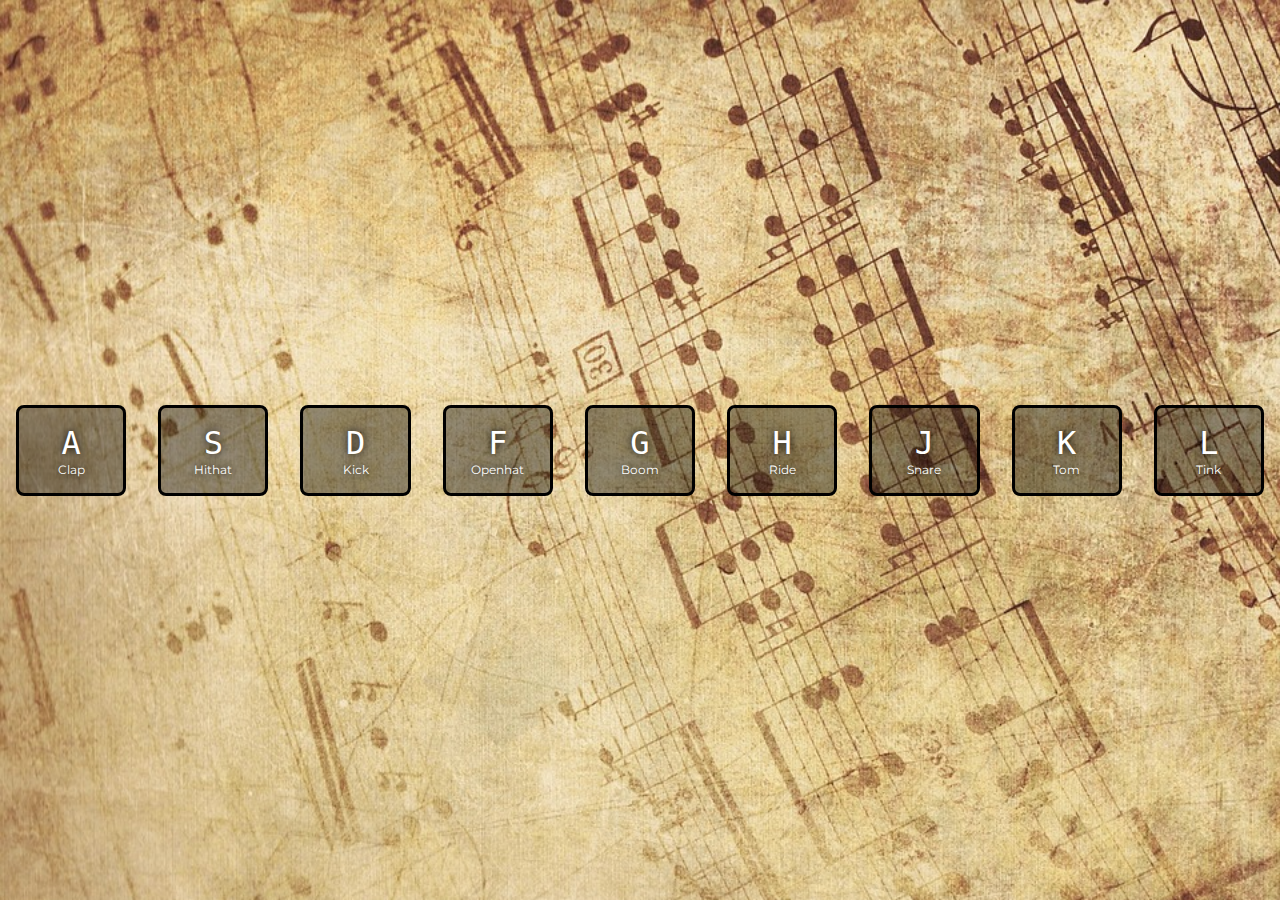
<file: 1-drumkit/index.html>
<html>
    <head>
        <title>Play your keys</title>
        <link href="https://fonts.googleapis.com/css?family=Montserrat" rel="stylesheet">
        <link rel="stylesheet" type="text/css" href="styles.css">
        <meta charset="UTF-8">
    </head>
    <body>
        <div class="keys">
            <div class="key" data-key="65">
                <kbd>A</kbd>
                <span class="sound"> Clap </span>
            </div>
            <div class="key" data-key="83">
                    <kbd>S</kbd>
                    <span class="sound"> Hithat </span>
            </div>
            <div class="key" data-key="68">
                    <kbd>D</kbd>
                    <span class="sound"> Kick </span>
            </div>
            <div class="key" data-key="70">
                    <kbd>F</kbd>
                    <span class="sound"> Openhat </span>
            </div>
            <div class="key" data-key="71">
                    <kbd>G</kbd>
                    <span class="sound"> Boom </span>
            </div>
            <div class="key" data-key="72">
                    <kbd>H</kbd>
                    <span class="sound"> Ride </span>
            </div>
            <div class="key" data-key="74">
                    <kbd>J</kbd>
                    <span class="sound"> Snare </span>
            </div>
            <div class="key" data-key="75">
                    <kbd>K</kbd>
                    <span class="sound"> Tom </span>
            </div>
            <div class="key" data-key="76">
                    <kbd>L</kbd>
                    <span class="sound"> Tink </span>
            </div>
        </div>

        <audio data-key="65" src="sounds/clap.wav"></audio>
        <audio data-key="83" src="sounds/hihat.wav"></audio>
        <audio data-key="68" src="sounds/kick.wav"></audio>
        <audio data-key="70" src="sounds/openhat.wav"></audio>
        <audio data-key="71" src="sounds/boom.wav"></audio>
        <audio data-key="72" src="sounds/ride.wav"></audio>
        <audio data-key="74" src="sounds/snare.wav"></audio>
        <audio data-key="65" src="sounds/tom.wav"></audio>
        <audio data-key="76" src="sounds/tink.wav"></audio>
    <script>
        console.log("hello hey");

        function playSound(e){
            const audio = document.querySelector(`audio[data-key="${e.keyCode}"]`);
            const key = document.querySelector(`div[data-key="${e.keyCode}"]`);
            if(!audio) return;

            key.classList.add('playing');
            audio.currentTime = 0;
            audio.play();
            
        }

        window.addEventListener('keydown', playSound);
    </script>
    </body>
</html>
</file>
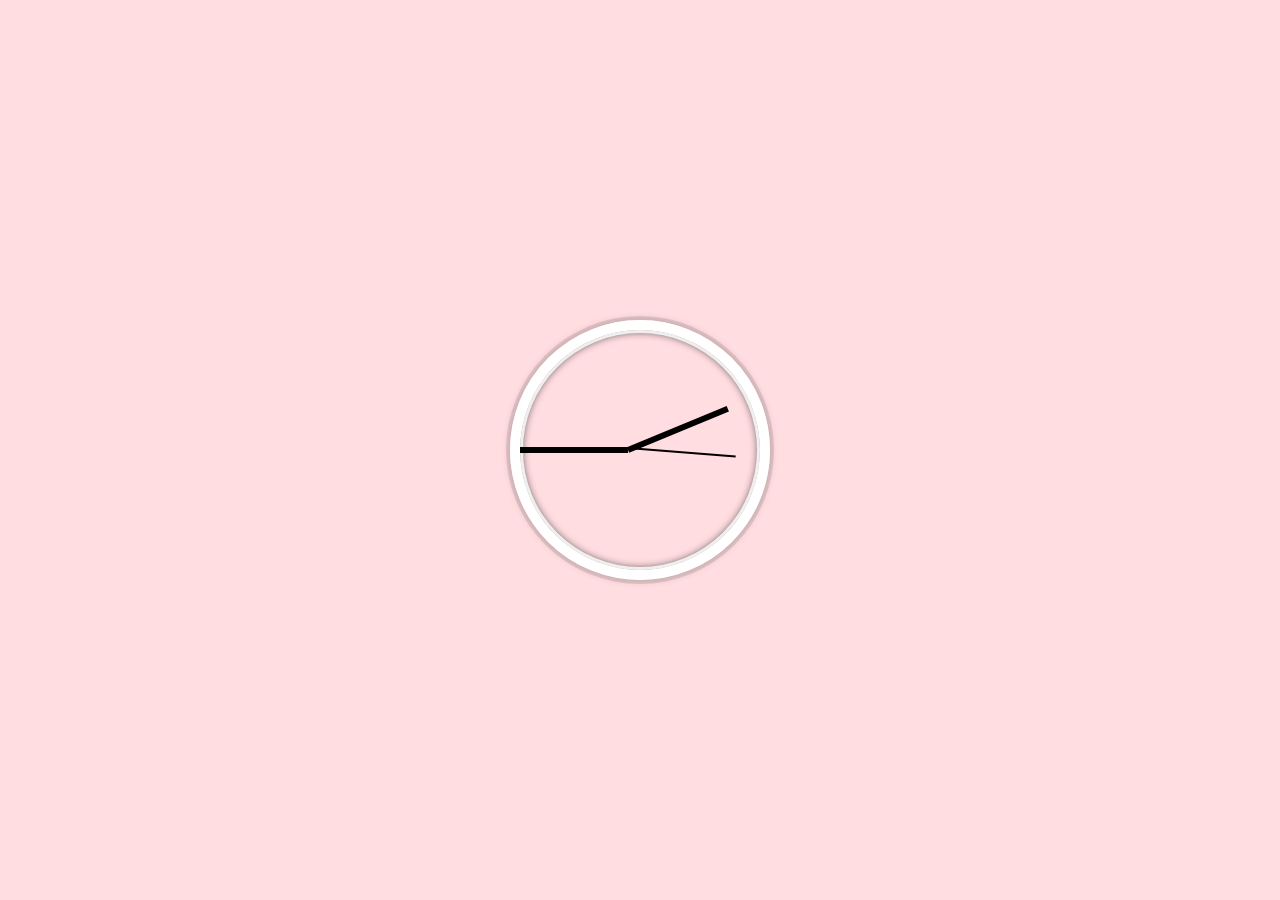
<file: 2-clock/index.html>
<!DOCTYPE html>
<html lang ="en">
    <head>
        <title> Clock </title>
        <meta charset="UTF-8">
        <link rel="stylesheet" type="text/css" href="styles.css">
        <link href="https://fonts.googleapis.com/css?family=Montserrat" rel="stylesheet">
    </head>
    <body>
        <div class="clock">
            <div class="clock-face">
                <div class="hand hour-hand"></div>
                <div class="hand min-hand"></div>
                <div class="hand sec-hand"></div>
                
             </div>
        </div>

        <script>
            const secondsHand = document.querySelector('.sec-hand');
            const minsHand = document.querySelector('.min-hand');
            const hoursHand = document.querySelector('.hour-hand');

            function setDate(){
                const now = new Date();
                console.log(now);


                const secs = now.getSeconds();
                const secondsDegree = ((secs/60) * 360) + 90;
                console.log(secondsDegree);
                secondsHand.style.transform = `rotate(${secondsDegree}deg)`;

                const mins = now.getMinutes();
                const minsDegree =  ((mins / 60) * 360) + ((secs/60)*6) + 90;
                console.log(minsDegree);
                minsHand.style.transform = `rotate(${minsDegree}deg)`;

    
                const hours = now.getHours();
                console.log(hours);
                const hoursDegree= ((hours / 12) * 360) + ((mins/60)*30) + 90;
                console.log(hoursDegree);
                hoursHand.style.transform = `rotate(${hoursDegree}deg)`;
            }

            setInterval(setDate,1000);
            setDate();
        </script>
    </body>
</html>
</file>
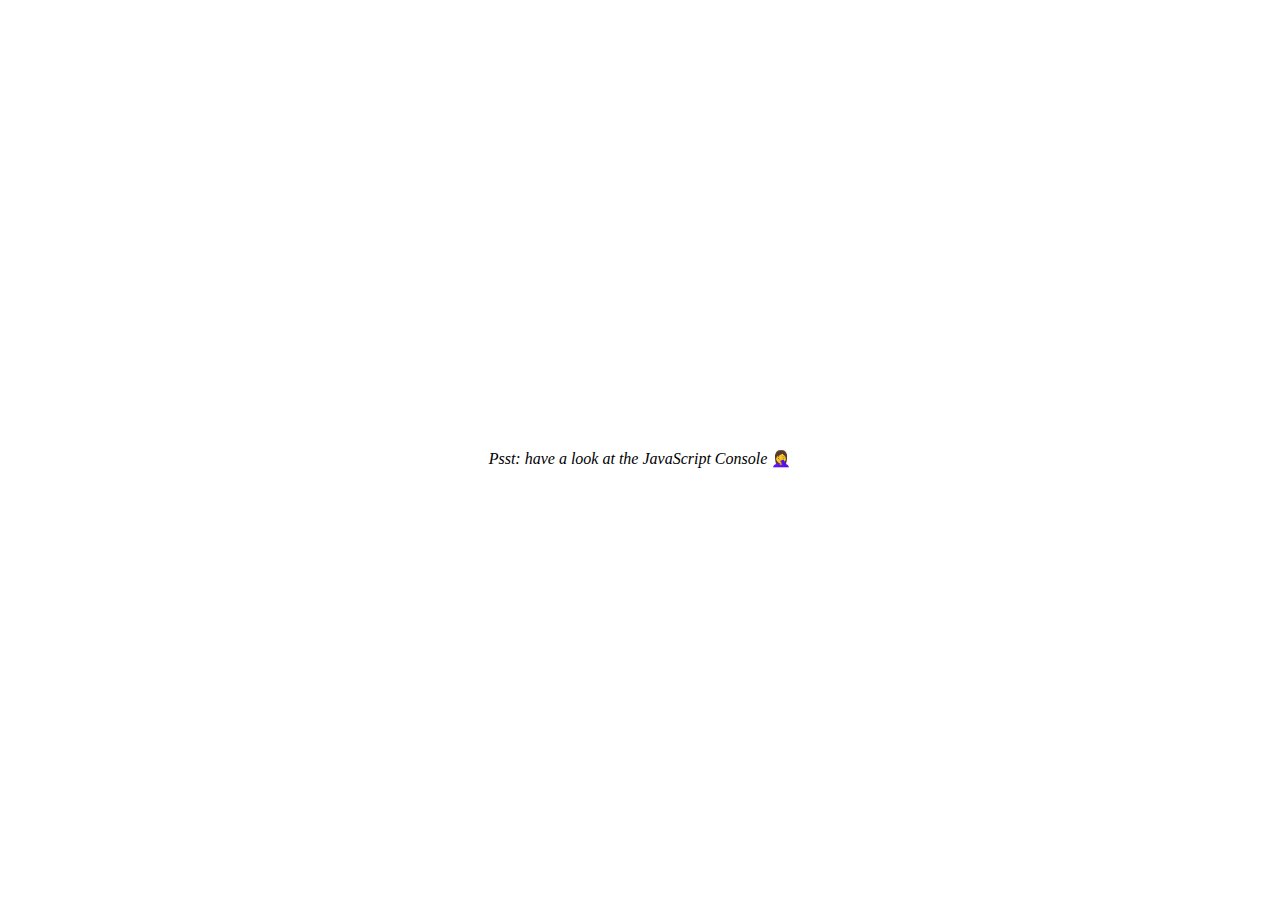
<file: 4- playing-with-array/index.html>
<!DOCTYPE html>
<html>
    <head> 
        <title>Array workout💪</title>
        <meta charset="UTF-8">
    </head>
    <body>
            <p><em>Psst: have a look at the JavaScript Console</em> 🤦‍♀️</p>
    </body>
    <style>
        body{
            display: flex;
            flex:1;
            min-height: 100vh;
            align-items: center;
            justify-content:center;
        }  
    </style>
    <script>
        console.log("hey are you ready for your array workout🤙");

        const inventors = [
        { first: 'Albert', last: 'Einstein', year: 1879, passed: 1955 },
      { first: 'Isaac', last: 'Newton', year: 1643, passed: 1727 },
      { first: 'Galileo', last: 'Galilei', year: 1564, passed: 1642 },
      { first: 'Marie', last: 'Curie', year: 1867, passed: 1934 },
      { first: 'Johannes', last: 'Kepler', year: 1571, passed: 1630 },
      { first: 'Nicolaus', last: 'Copernicus', year: 1473, passed: 1543 },
      { first: 'Max', last: 'Planck', year: 1858, passed: 1947 },
      { first: 'Katherine', last: 'Blodgett', year: 1898, passed: 1979 },
      { first: 'Ada', last: 'Lovelace', year: 1815, passed: 1852 },
      { first: 'Sarah E.', last: 'Goode', year: 1855, passed: 1905 },
      { first: 'Lise', last: 'Meitner', year: 1878, passed: 1968 },
      { first: 'Hanna', last: 'Hammarström', year: 1829, passed: 1909 }
        ];

        console.table(inventors);

        const people = ['Beck, Glenn', 'Becker, Carl', 'Beckett, Samuel', 'Beddoes, Mick', 'Beecher, Henry', 'Beethoven, Ludwig', 'Begin, Menachem', 'Belloc, Hilaire', 'Bellow, Saul', 'Benchley, Robert', 'Benenson, Peter', 'Ben-Gurion, David', 'Benjamin, Walter', 'Benn, Tony', 'Bennington, Chester', 'Benson, Leana', 'Bent, Silas', 'Bentsen, Lloyd', 'Berger, Ric', 'Bergman, Ingmar', 'Berio, Luciano', 'Berle, Milton', 'Berlin, Irving', 'Berne, Eric', 'Bernhard, Sandra', 'Berra, Yogi', 'Berry, Halle', 'Berry, Wendell', 'Bethea, Erin', 'Bevan, Aneurin', 'Bevel, Ken', 'Biden, Joseph', 'Bierce, Ambrose', 'Biko, Steve', 'Billings, Josh', 'Biondo, Frank', 'Birrell, Augustine', 'Black Elk', 'Blair, Robert', 'Blair, Tony', 'Blake, William'];

        console.table(people);

        //filter
        const fifteenborn = inventors.filter(inventor => (inventor.year >= 1600 && inventor.year <=2000));
        console.table(fifteenborn);

        //map
        const fullName = inventors.map(inventor => `${inventor.first} ${inventor.last}`);
        console.log("displaying full name");
        console.table(fullName);

        //sort by born year
        const ordered = inventors.sort((a,b) => a.year > b.year ? 1 : -1);
        console.log("sorted by age");
        console.table(ordered);

        // reduce
        const totalYears = inventors.reduce((total,inventor) => {
            return total + (inventor.passed - inventor.year);    
        },0);
       
        console.log(totalYears);

        //sort by total years lived 

        const longLived = inventors.sort(function(a,b){
            const lastInventor = a.passed - a.year;
            const nextInventor = b.passed - b.year;
            return lastInventor < nextInventor ? 1 :-1;
        });

        console.log("Sort by total years lived");
        console.table(longLived);

        // counting the instance of object item

        const data =  ['pogobike', 'car', 'pogobike', 'car', 'truck', 'truck', 'bike', 'walk', 'car', 'van', 'bike', 'walk', 'car', 'van', 'car', 'truck', 'pogostick'];

        const transportation = data.reduce(function (obj, item){
            if(!obj[item]) 
            {
             obj[item] = 0;   
            }
            obj[item]++;
            return obj;
        }, {});
        
        console.log(transportation);
    </script>
</html>
</file>
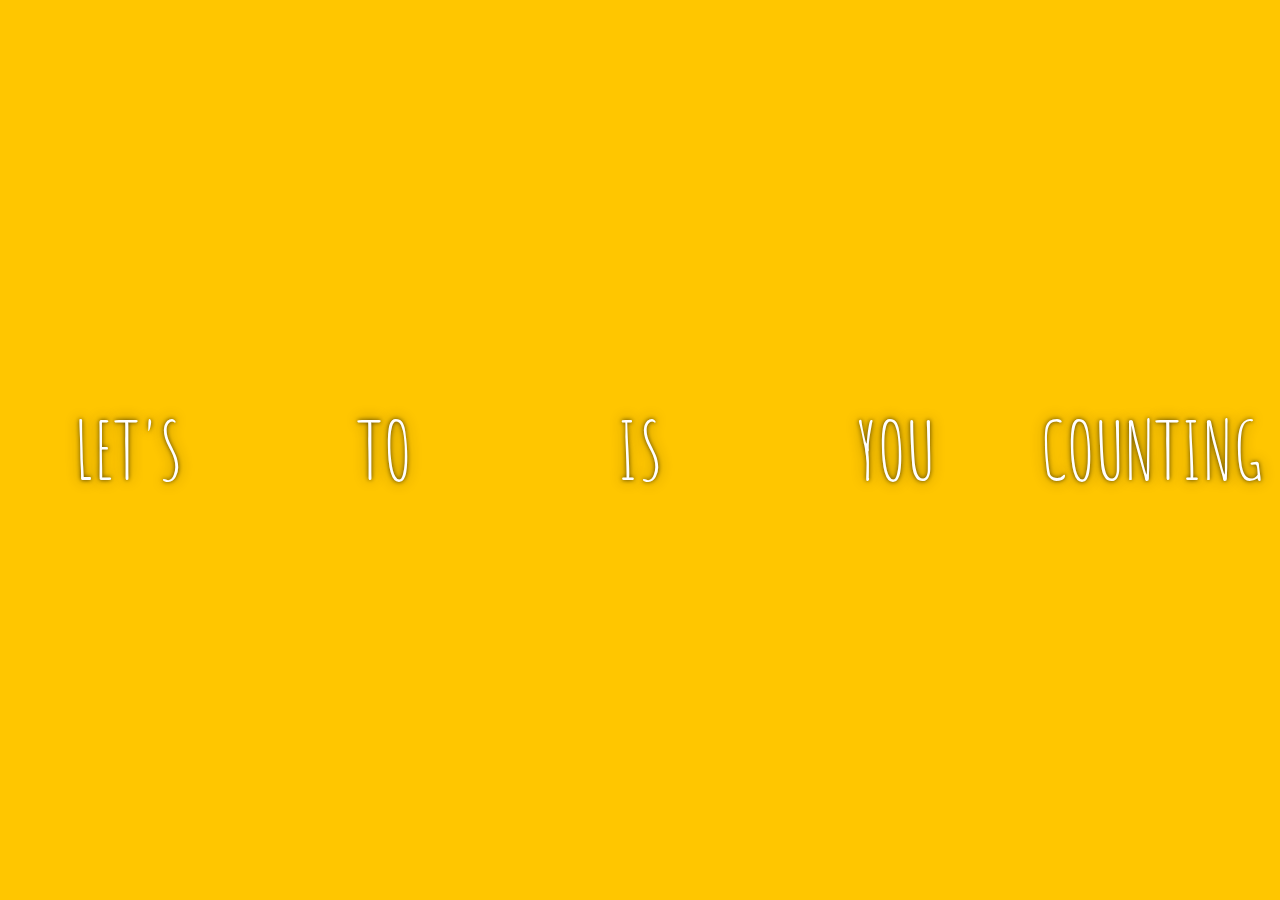
<file: 5-gallery-flex/index.html>
<!DOCTYPE html>
<html>
    <head>
        <title>FLex</title>
        <link href='https://fonts.googleapis.com/css?family=Amatic+SC' rel='stylesheet' type='text/css'>
    </head>
    <body>
        <style>
            html{
                box-sizing: border-box;
                font-size: 20px;
                font-weight: 300;
                background: #ffc600;
                font-family: 'helvetica neue';
            }
            body{
                margin: 0;
            }
            *, *:before, *:after {
                box-sizing: inherit;
            }
            .panels{
                display: flex;
                min-height: 100vh;
                overflow: hidden;
            }
            .panel{
                display: flex;
                flex: 1;
                text-align: center;
                justify-content: center;
                align-items: center;
                flex-direction: column;
                background-size: cover;
                background-position: center;

                transition:
                            font-size 0.7s cubic-bezier(0.61,-0.19, 0.7,-0.11),
                            flex 0.7s cubic-bezier(0.61,-0.19, 0.7,-0.11),
                            background 0.2s;
            }
            .panel1{
                background-image: url(https://images.unsplash.com/photo-1518834107812-67b0b7c58434?ixlib=rb-1.2.1&ixid=eyJhcHBfaWQiOjEyMDd9&auto=format&fit=crop&w=375&q=80);
            }
            .panel2{
                background-image: url(https://images.unsplash.com/36/xIsiRLngSRWN02yA2BbK_submission-photo-7.jpg?ixlib=rb-1.2.1&ixid=eyJhcHBfaWQiOjEyMDd9&auto=format&fit=crop&w=1490&q=80);
            }
            .panel3{
                background-image: url(https://images.unsplash.com/photo-1466921583968-f07aa80c526e?ixlib=rb-1.2.1&ixid=eyJhcHBfaWQiOjEyMDd9&auto=format&fit=crop&w=1050&q=80);
            }
            .panel4{
                background-image: url(https://images.unsplash.com/photo-1517017809035-bb991a14f00c?ixlib=rb-1.2.1&ixid=eyJhcHBfaWQiOjEyMDd9&auto=format&fit=crop&w=334&q=80);
            }
            .panel5{
                background-image: url(https://images.unsplash.com/photo-1431499012454-31a9601150c9?ixlib=rb-1.2.1&ixid=eyJhcHBfaWQiOjEyMDd9&auto=format&fit=crop&w=1050&q=80);
            }

            .panel p {
                text-transform: uppercase;
                font-family: 'Amatic SC', cursive;
                text-shadow: 0 0 4px rgba(0, 0, 0, 0.72), 0 0 14px rgba(0, 0, 0, 0.45);
                font-size: 2em;
                color: #fff;
             }

             .panel > * {
      margin: 0;
      width: 100%;
      transition: transform 0.5s;
      flex: 1 0 auto;
      display: flex;
      justify-content: center;
      align-items: center;
    }

    .panel > * {
      margin: 0;
      width: 100%;
      transition: transform 0.5s;
      flex: 1 0 auto;
      display: flex;
      justify-content: center;
      align-items: center;
    }

    .panel > *:first-child { transform: translateY(-100%); }
    .panel.open-active > *:first-child { transform: translateY(0); }
    .panel > *:last-child { transform: translateY(100%); }
    .panel.open-active > *:last-child { transform: translateY(0); }

    .panel p {
      text-transform: uppercase;
      font-family: 'Amatic SC', cursive;
      text-shadow: 0 0 4px rgba(0, 0, 0, 0.72), 0 0 14px rgba(0, 0, 0, 0.45);
      font-size: 2em;
    }
    
    .panel p:nth-child(2) {
      font-size: 4em;
    }

    .panel.open {
      flex: 5;
      font-size: 40px;
    }
    
    .panel p {
      text-transform: uppercase;
      font-family: 'Amatic SC', cursive;
      text-shadow: 0 0 4px rgba(0, 0, 0, 0.72), 0 0 14px rgba(0, 0, 0, 0.45);
      font-size: 2em;
    }
    
    .panel p:nth-child(2) {
      font-size: 4em;
    }

    .panel.open {
      flex: 5;
      font-size: 40px;
    }
    
        </style>
        <div class="panels">
                <div class="panel panel1">
                        <p> Hey </p>
                        <p>Let's</p>
                        <p> Dance</p>
                    </div>
            <div class="panel panel2">
                <p>Live </p>
                <p>To </p>
                <p> Travel</p>
            </div>
            <div class="panel panel3">
                    <p>Life </p>
                    <p>is </p>
                    <p> fun</p>
            </div>
            <div class="panel panel4">
                    <p>Hey</p>
                    <p> you </p>
                    <p>stranger</p>
            </div>
            <div class="panel panel5">
                    <p>Stop</p>
                    <p>Counting </p>
                    <p>time</p>
                </div>
        </div>              
        <script>

const panels = document.querySelectorAll('.panel');

function toggleOpen() {
  console.log('Hello');
  this.classList.toggle('open');
}

function toggleActive(e) {
  console.log(e.propertyName);
  if (e.propertyName.includes('flex')) {
    this.classList.toggle('open-active');
  }
}

panels.forEach(panel => panel.addEventListener('click', toggleOpen));
panels.forEach(panel => panel.addEventListener('transitionend', toggleActive));
        </script>
    </body>
</html>
</file>
<file: 1-drumkit/styles.css>
body{
    font-size:12px;
    background: url('music.jpg')no-repeat;
    background-size: cover;
    font-family: 'Montserrat', sans-serif;
}
body,html{
    margin: 0;
    padding: 0;
}
.keys{
    display: flex;
    align-items: center;
    justify-content: center;
    min-height:100vh; 
}
.key{
    border: .2rem solid #000000;
    border-radius: .5rem;
    margin: 1rem;
    padding: 1rem .5rem;
    transition: all .07s ease;
    width: 10rem;
    text-align: center;
    color: white;
    background: rgba(0,0,0,0.4);
    text-shadow: 0 0 .5rem black;
}
kbd{
    display: block;
    font-size: 32px;
}
</file>
<file: 2-clock/styles.css>
body{
    font-family: 'Montserrat', sans-serif;
    text-align: center;
    font-size: 18px;
    display: flex;
    flex: 1;
    min-height: 100vh;
    align-items: center;
    background-color: #ffdde1;
}
body,html{
    margin: 0;
    padding: 0;
}
.clock{
    width: 15rem;
    height: 15rem;
    border: 10px solid #ffffff;
    border-radius: 50%;
    margin: 50px auto;
    position: relative;
    box-shadow:
    0 0 0 4px rgba(0,0,0,0.1),
    inset 0 0 0 3px #EFEFEF,
    inset 0 0 10px black,
    0 0 10px rgba(0,0,0,0.2);
}
.clock-face{
    position: relative;
    width: 100%;
    height: 100%;
    transform: translateY(-3px);

}
.hand{
    width: 45%;
    height: 6px;
    background-color: black;
    position: absolute;
    top:50%;
    transform-origin: 100%;
    transform: rotate(90deg);
    transition-timing-function:cubic-bezier(0.1, 2.7, 0.58, 1)
}
.min-hand {
    height: 2px;
}
.hour-hand{
    
}
</file>
